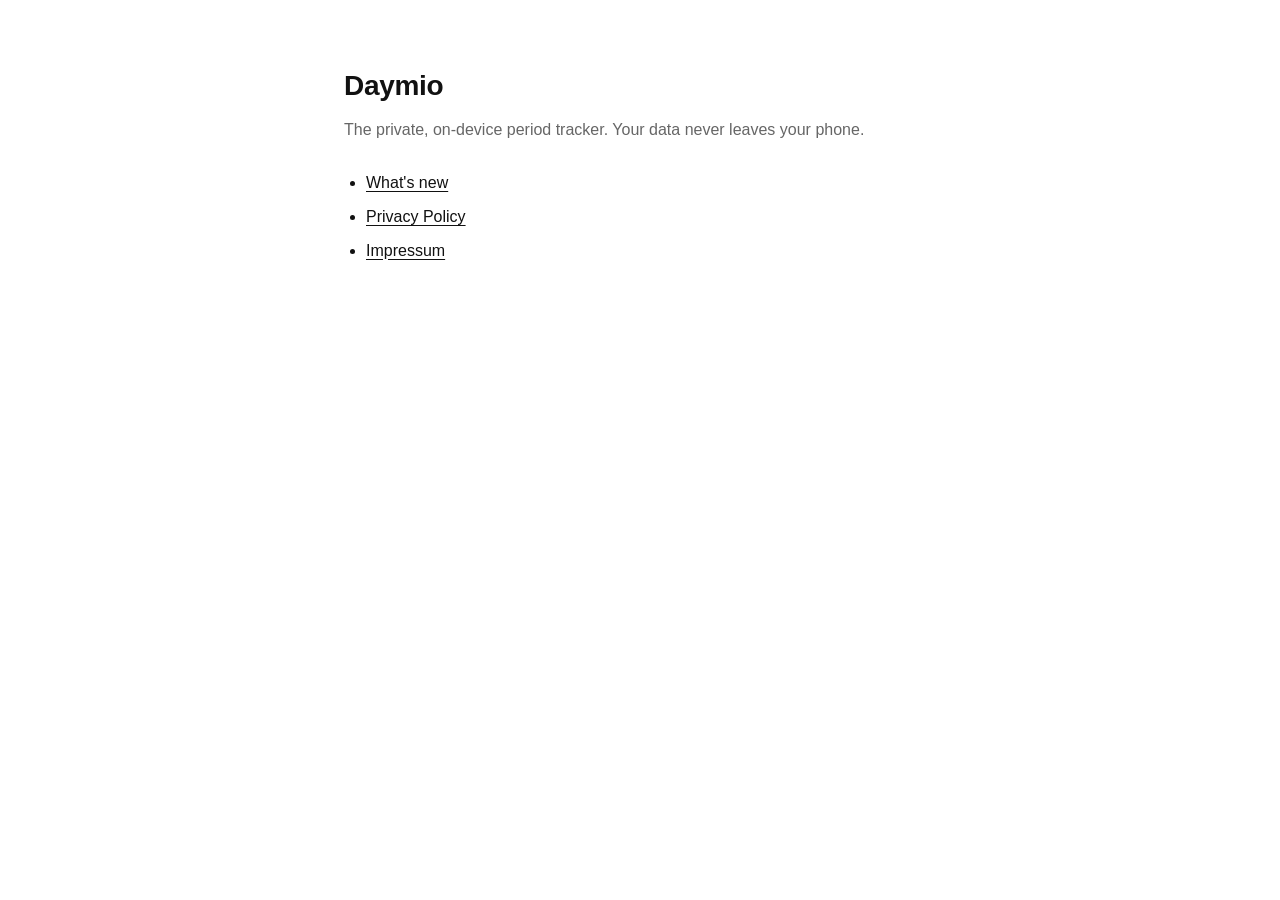
<file: index.html>
<!DOCTYPE html>
<html lang="en">
<head>
  <meta charset="utf-8">
  <meta name="viewport" content="width=device-width, initial-scale=1">
  <title>Daymio</title>
  <meta name="description" content="Daymio — the private, on-device period tracker. Your data never leaves your phone.">
  <style>
    :root { color-scheme: light dark; }
    * { margin: 0; padding: 0; box-sizing: border-box; }
    body {
      font-family: -apple-system, BlinkMacSystemFont, "Segoe UI", Roboto,
        "Helvetica Neue", Arial, sans-serif;
      background: #ffffff;
      color: #111111;
      line-height: 1.6;
      max-width: 640px;
      margin: 0 auto;
      padding: 64px 24px;
    }
    .app-name {
      font-size: 28px;
      font-weight: 700;
      letter-spacing: -0.3px;
    }
    .sub { color: #666666; margin: 8px 0 28px; }
    ul { padding-left: 22px; }
    li { margin: 8px 0; }
    a { color: #111111; text-underline-offset: 3px; }
    @media (prefers-color-scheme: dark) {
      body { background: #16151a; color: #e7e5ea; }
      .sub { color: #9b98a3; }
      a { color: #f0eef4; }
    }
  </style>
</head>
<body>
  <p class="app-name">Daymio</p>
  <p class="sub">The private, on-device period tracker. Your data never leaves your phone.</p>
  <ul>
    <li><a href="whats-new/">What's new</a></li>
    <li><a href="privacy/">Privacy Policy</a></li>
    <li><a href="impressum/">Impressum</a></li>
  </ul>
</body>
</html>
</file>
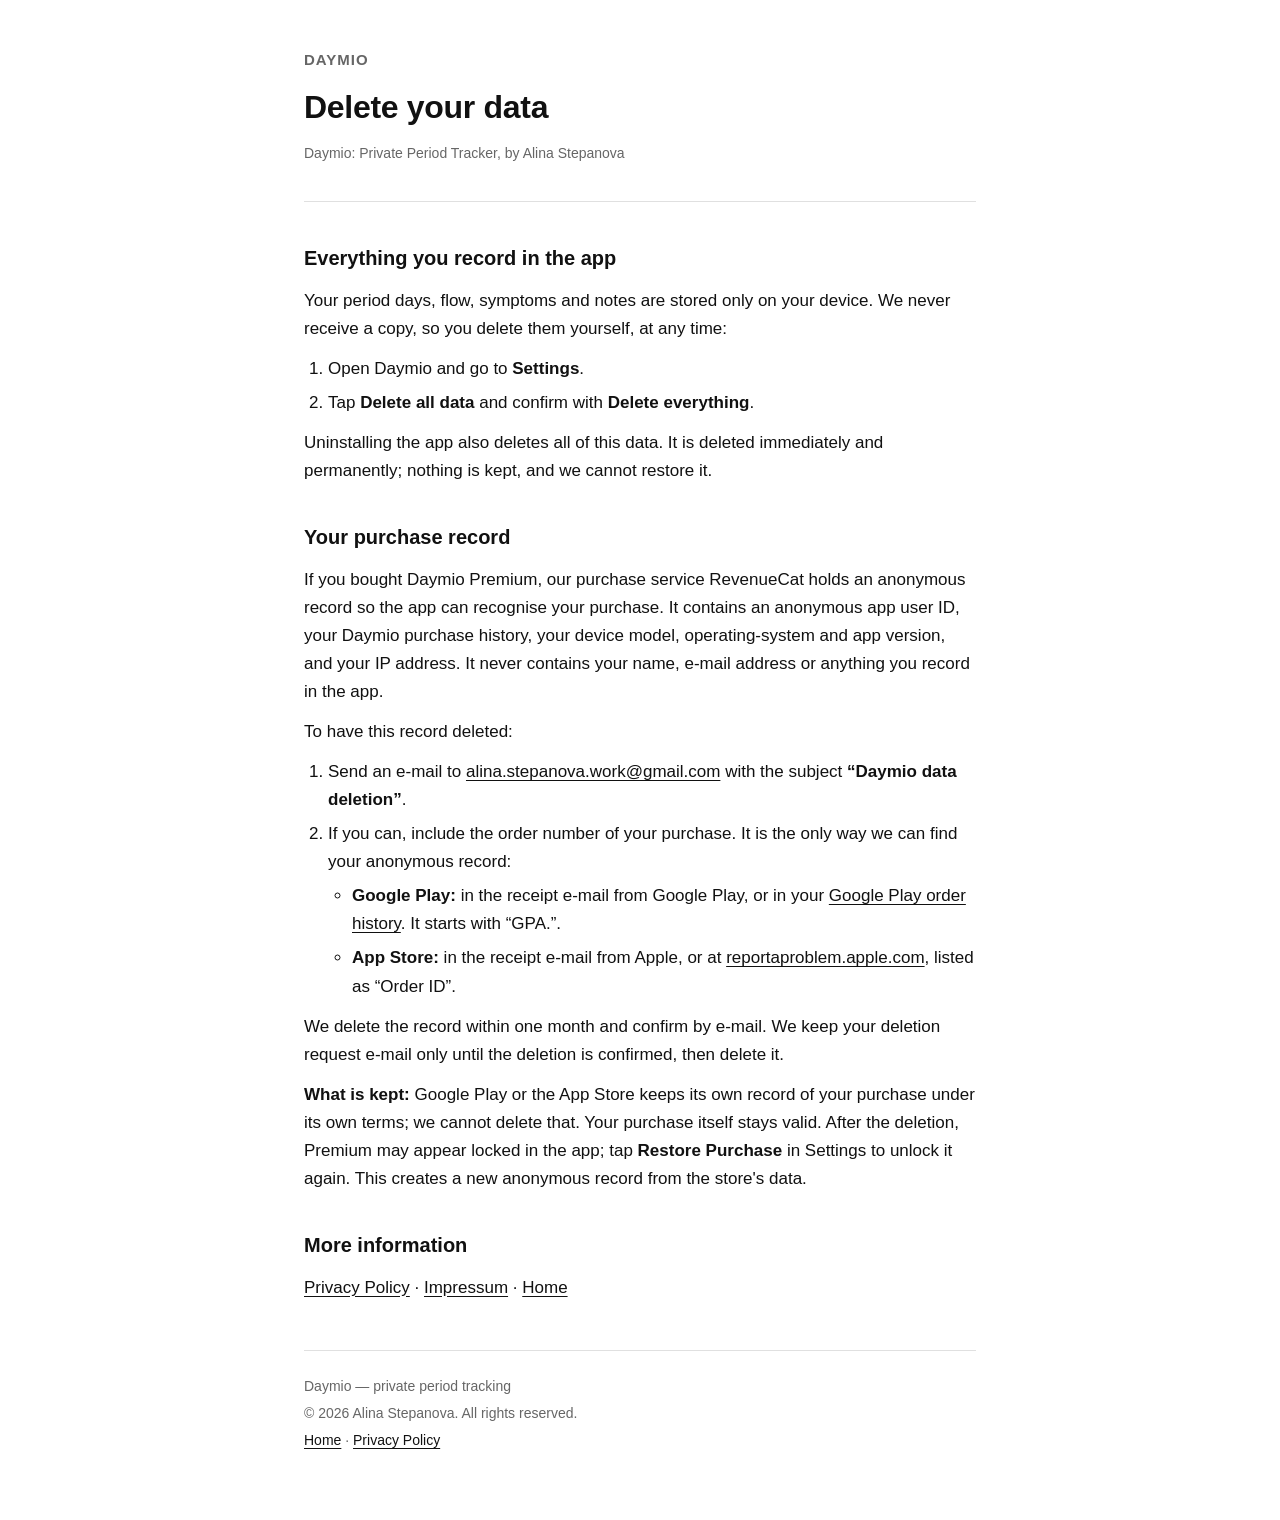
<file: delete-data/index.html>
<!DOCTYPE html>
<html lang="en">
<head>
  <meta charset="utf-8">
  <meta name="viewport" content="width=device-width, initial-scale=1.0">
  <meta name="description" content="How to delete your data from Daymio, the private, on-device period tracking app by Alina Stepanova.">
  <title>Delete your data — Daymio</title>
  <link rel="stylesheet" href="../privacy/styles.css?v=2">
</head>
<body>

  <header>
    <p class="app-name">Daymio</p>
    <h1>Delete your data</h1>
    <p class="effective">Daymio: Private Period Tracker, by Alina Stepanova</p>
  </header>

  <main>

    <section id="on-device">
      <h2>Everything you record in the app</h2>
      <p>Your period days, flow, symptoms and notes are stored only on your device. We never receive a copy, so you delete them yourself, at any time:</p>
      <ol>
        <li>Open Daymio and go to <strong>Settings</strong>.</li>
        <li>Tap <strong>Delete all data</strong> and confirm with <strong>Delete everything</strong>.</li>
      </ol>
      <p>Uninstalling the app also deletes all of this data. It is deleted immediately and permanently; nothing is kept, and we cannot restore it.</p>
    </section>

    <section id="purchase-record">
      <h2>Your purchase record</h2>
      <p>If you bought Daymio Premium, our purchase service RevenueCat holds an anonymous record so the app can recognise your purchase. It contains an anonymous app user ID, your Daymio purchase history, your device model, operating-system and app version, and your IP address. It never contains your name, e-mail address or anything you record in the app.</p>
      <p>To have this record deleted:</p>
      <ol>
        <li>Send an e-mail to <a href="mailto:alina.stepanova.work@gmail.com?subject=Daymio%20data%20deletion">alina.stepanova.work@gmail.com</a> with the subject <strong>“Daymio data deletion”</strong>.</li>
        <li>If you can, include the order number of your purchase. It is the only way we can find your anonymous record:
          <ul>
            <li><strong>Google Play:</strong> in the receipt e-mail from Google Play, or in your <a href="https://play.google.com/store/account/orderhistory" rel="noopener">Google Play order history</a>. It starts with “GPA.”.</li>
            <li><strong>App Store:</strong> in the receipt e-mail from Apple, or at <a href="https://reportaproblem.apple.com" rel="noopener">reportaproblem.apple.com</a>, listed as “Order ID”.</li>
          </ul>
        </li>
      </ol>
      <p>We delete the record within one month and confirm by e-mail. We keep your deletion request e-mail only until the deletion is confirmed, then delete it.</p>
      <p><strong>What is kept:</strong> Google Play or the App Store keeps its own record of your purchase under its own terms; we cannot delete that. Your purchase itself stays valid. After the deletion, Premium may appear locked in the app; tap <strong>Restore Purchase</strong> in Settings to unlock it again. This creates a new anonymous record from the store's data.</p>
    </section>

    <section id="more">
      <h2>More information</h2>
      <p><a href="../privacy/">Privacy Policy</a> · <a href="../impressum/">Impressum</a> · <a href="../">Home</a></p>
    </section>

  </main>

  <footer>
    <p>Daymio — private period tracking</p>
    <p>&copy; 2026 Alina Stepanova. All rights reserved.</p>
    <p><a href="../">Home</a> · <a href="../privacy/">Privacy Policy</a></p>
  </footer>

</body>
</html>
</file>
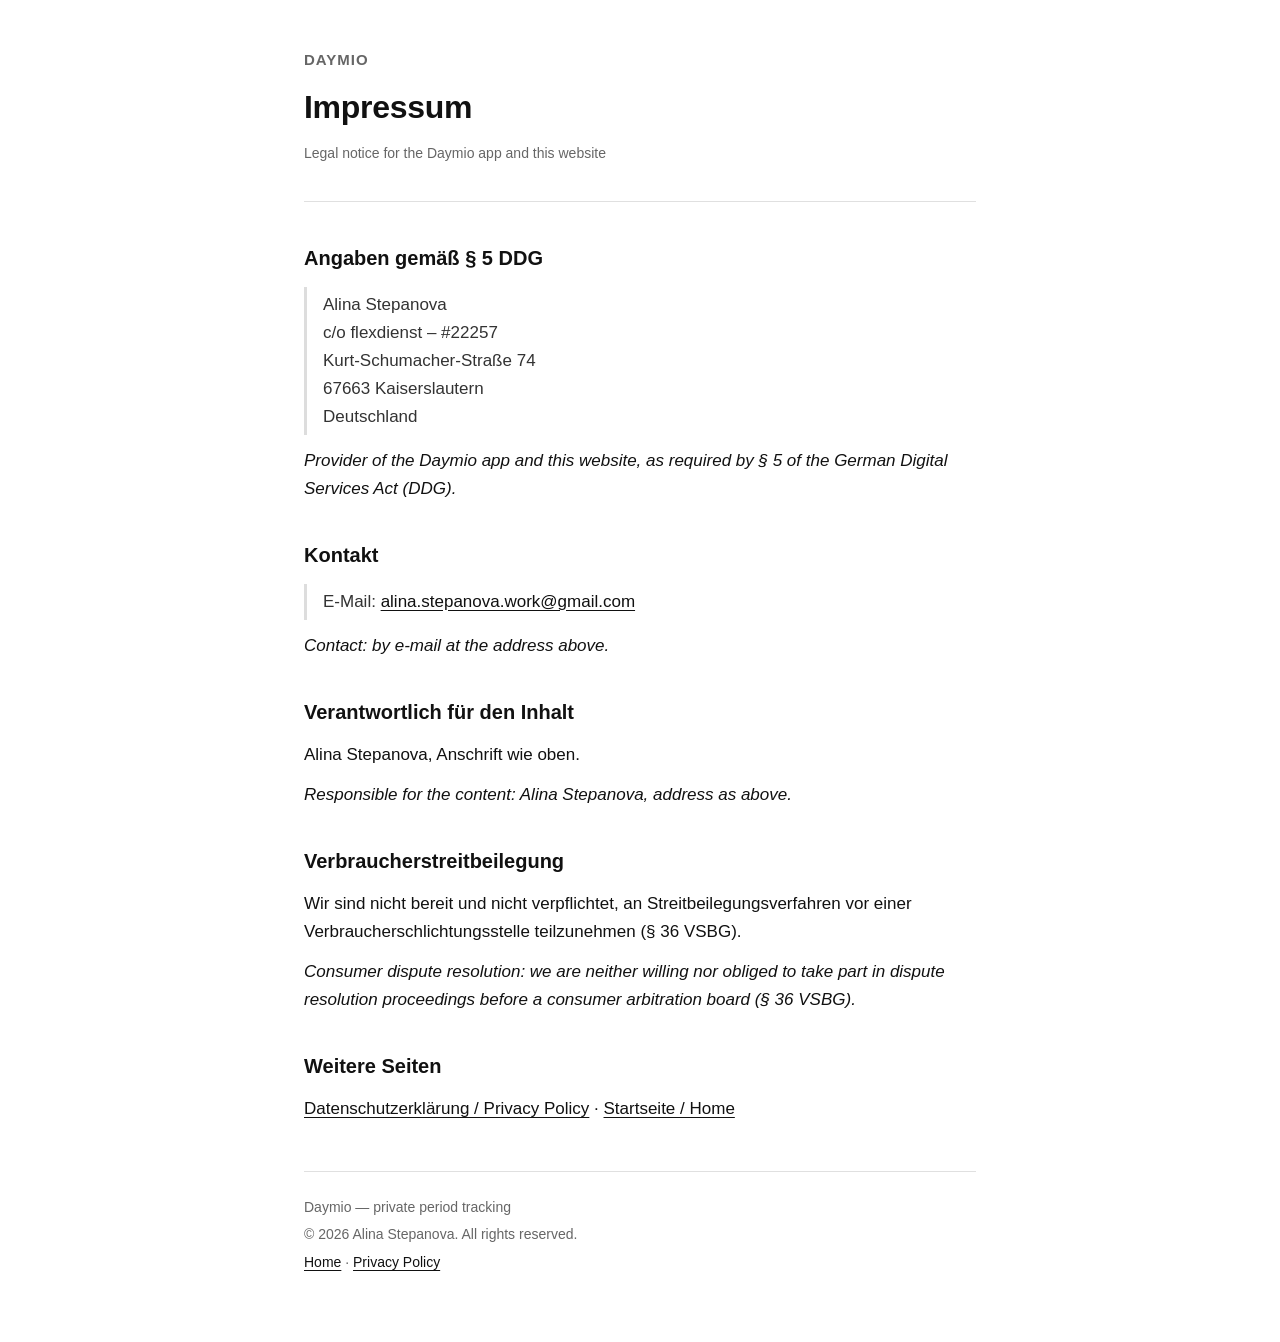
<file: impressum/index.html>
<!DOCTYPE html>
<html lang="de">
<head>
  <meta charset="utf-8">
  <meta name="viewport" content="width=device-width, initial-scale=1.0">
  <meta name="description" content="Impressum (legal notice) for Daymio, the private, on-device period tracking app, and for this website.">
  <title>Impressum — Daymio</title>
  <link rel="stylesheet" href="../privacy/styles.css?v=2">
</head>
<body>

  <header>
    <p class="app-name">Daymio</p>
    <h1>Impressum</h1>
    <p class="effective" lang="en">Legal notice for the Daymio app and this website</p>
  </header>

  <main>

    <section id="anbieter">
      <h2>Angaben gemäß § 5 DDG</h2>
      <p class="contact-block">
        Alina Stepanova<br>
        c/o flexdienst – #22257<br>
        Kurt-Schumacher-Straße 74<br>
        67663 Kaiserslautern<br>
        Deutschland
      </p>
      <p lang="en"><em>Provider of the Daymio app and this website, as required by § 5 of the German Digital Services Act (DDG).</em></p>
    </section>

    <section id="kontakt">
      <h2>Kontakt</h2>
      <p class="contact-block">
        E-Mail: <a href="mailto:alina.stepanova.work@gmail.com">alina.stepanova.work@gmail.com</a>
      </p>
      <p lang="en"><em>Contact: by e-mail at the address above.</em></p>
    </section>

    <section id="verantwortlich">
      <h2>Verantwortlich für den Inhalt</h2>
      <p>Alina Stepanova, Anschrift wie oben.</p>
      <p lang="en"><em>Responsible for the content: Alina Stepanova, address as above.</em></p>
    </section>

    <section id="streitbeilegung">
      <h2>Verbraucherstreitbeilegung</h2>
      <p>Wir sind nicht bereit und nicht verpflichtet, an Streitbeilegungsverfahren vor einer Verbraucherschlichtungsstelle teilzunehmen (§ 36 VSBG).</p>
      <p lang="en"><em>Consumer dispute resolution: we are neither willing nor obliged to take part in dispute resolution proceedings before a consumer arbitration board (§ 36 VSBG).</em></p>
    </section>

    <section id="weitere-seiten">
      <h2>Weitere Seiten</h2>
      <p><a href="../privacy/">Datenschutzerklärung / Privacy Policy</a> · <a href="../">Startseite / Home</a></p>
    </section>

  </main>

  <footer>
    <p>Daymio — private period tracking</p>
    <p>&copy; 2026 Alina Stepanova. All rights reserved.</p>
    <p><a href="../">Home</a> · <a href="../privacy/">Privacy Policy</a></p>
  </footer>

</body>
</html>
</file>
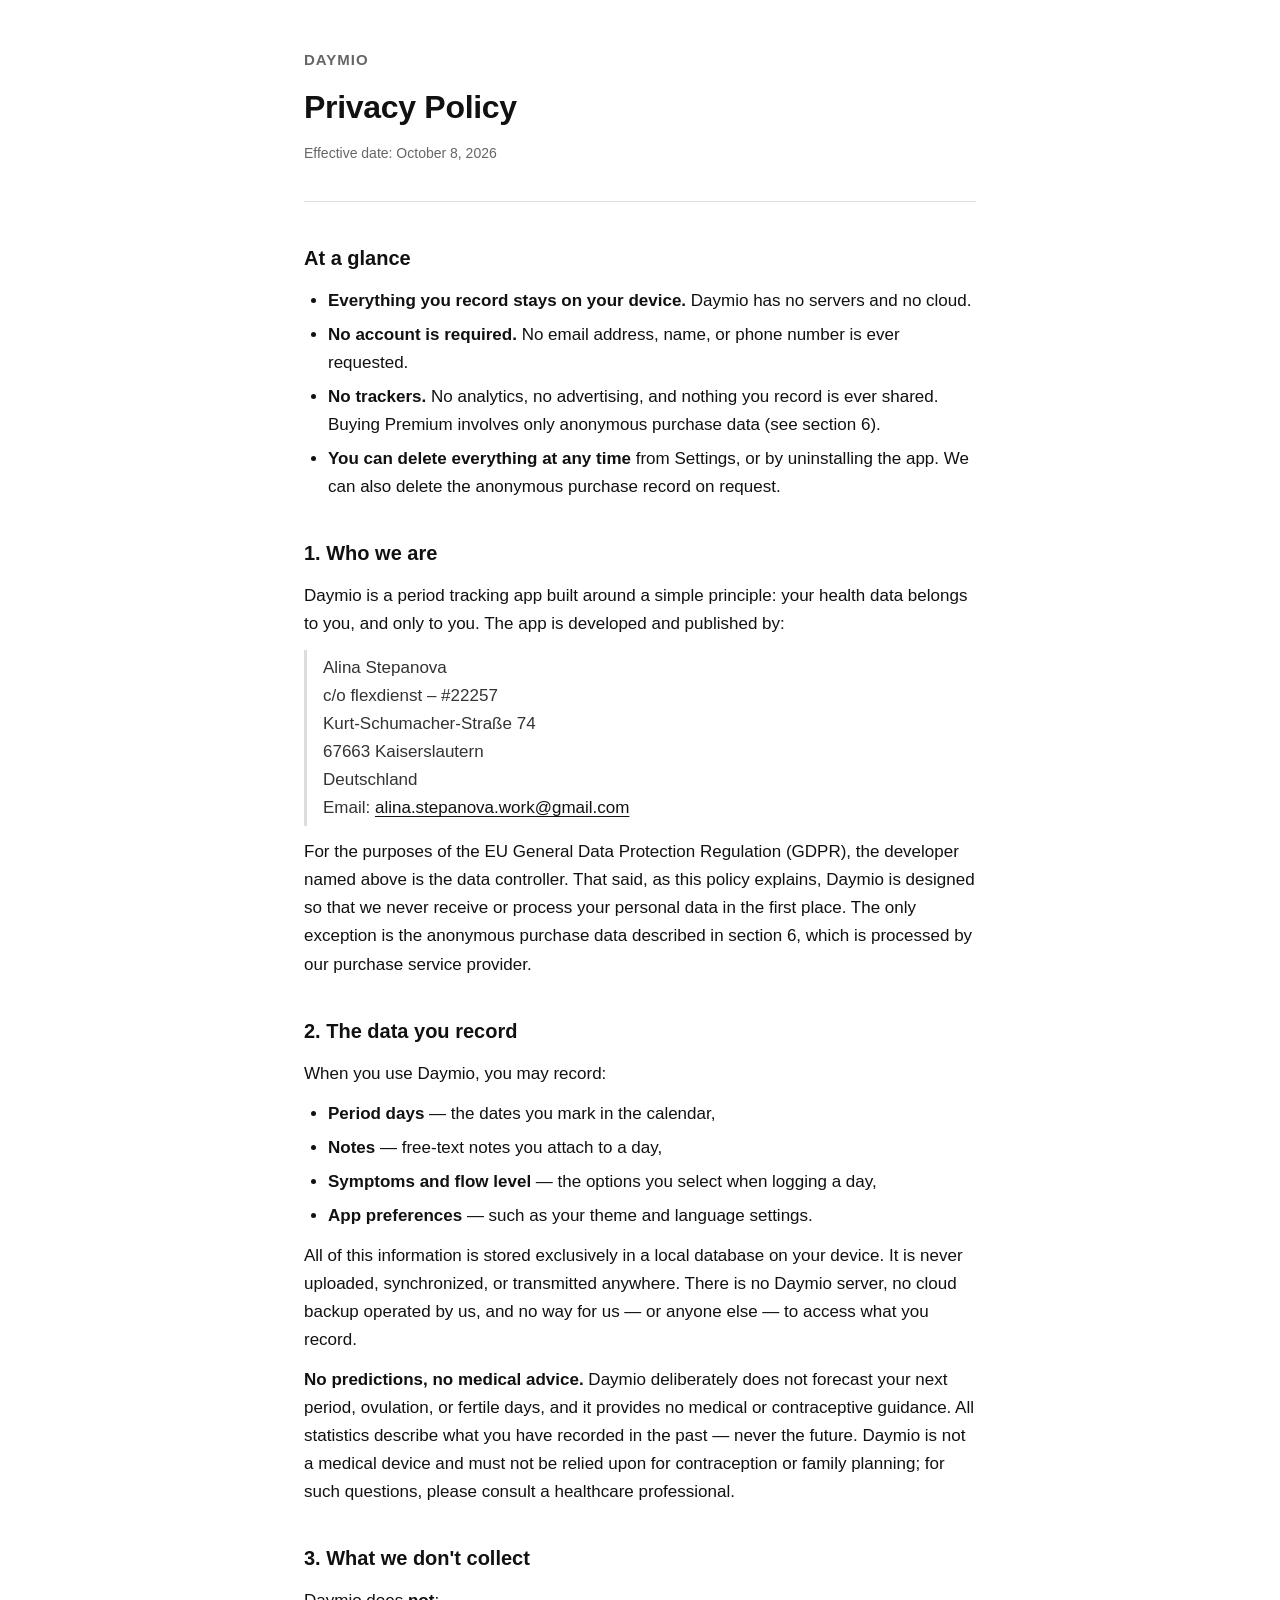
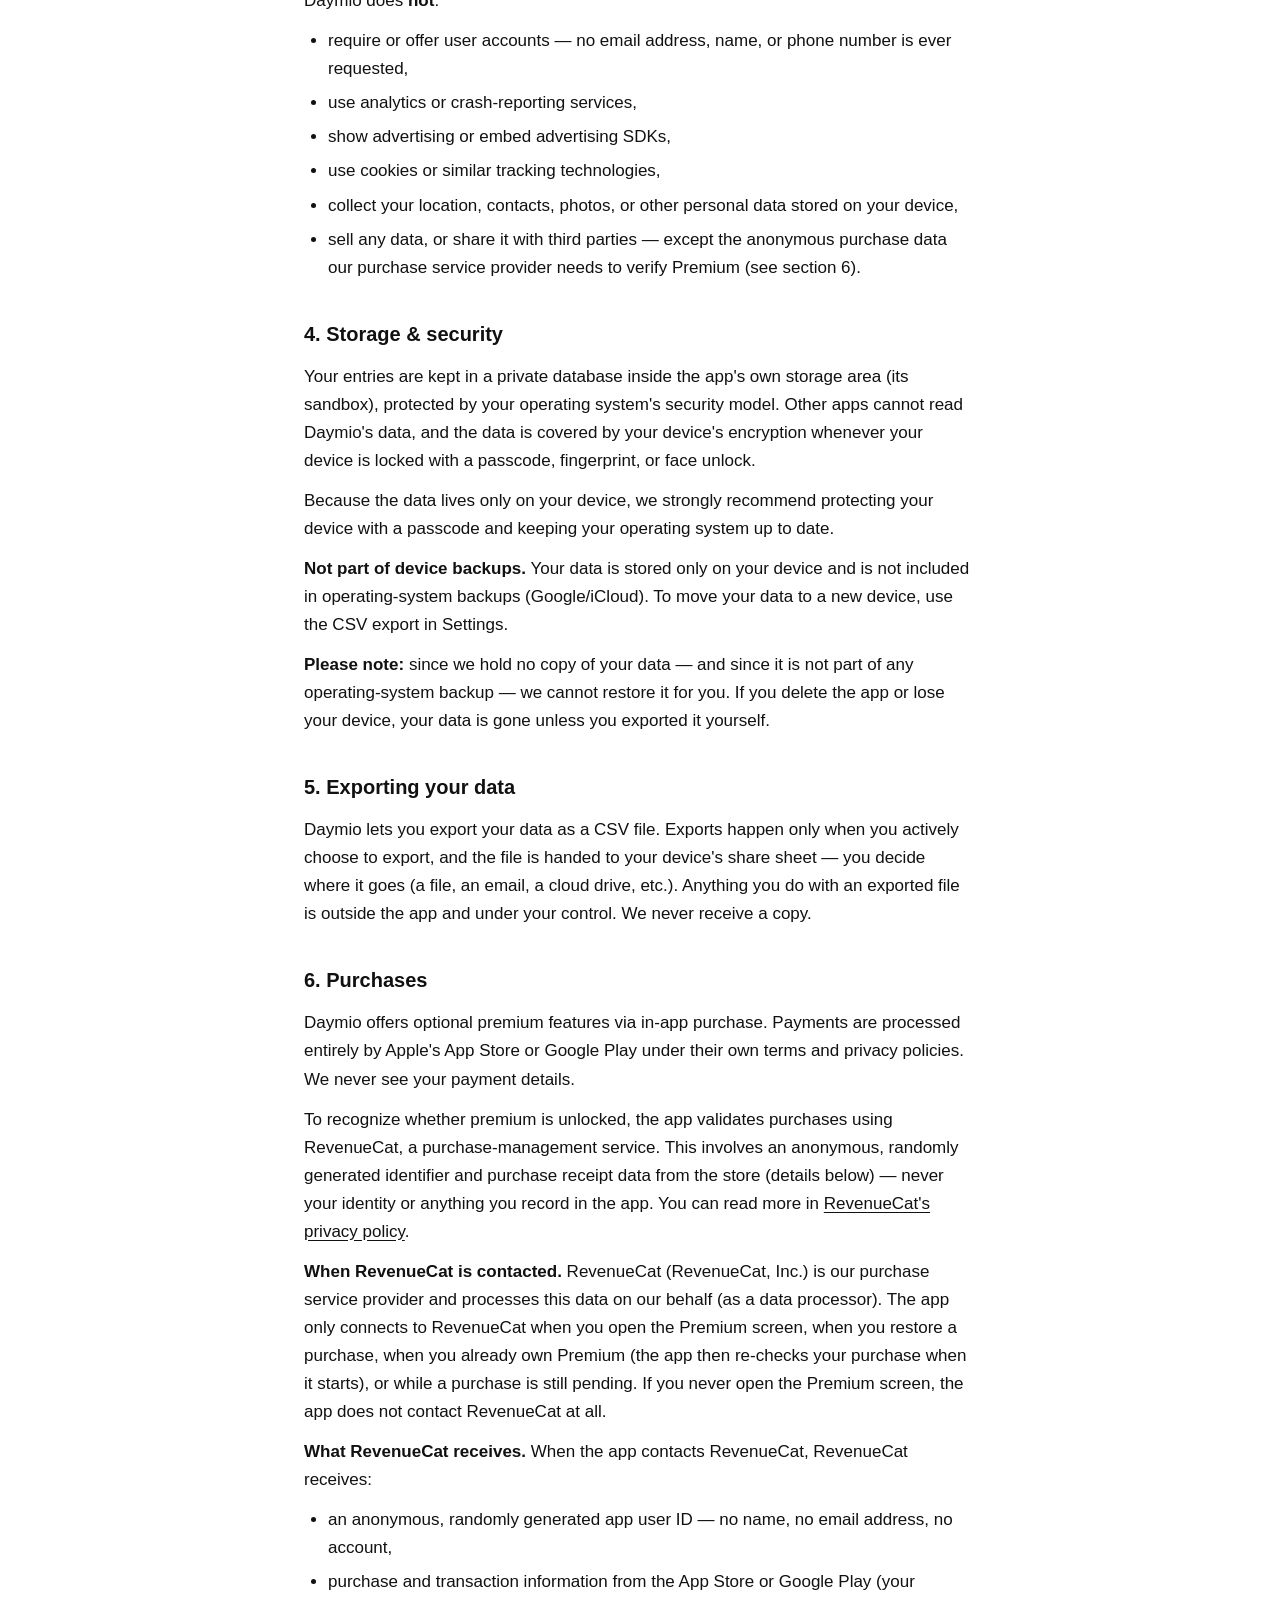
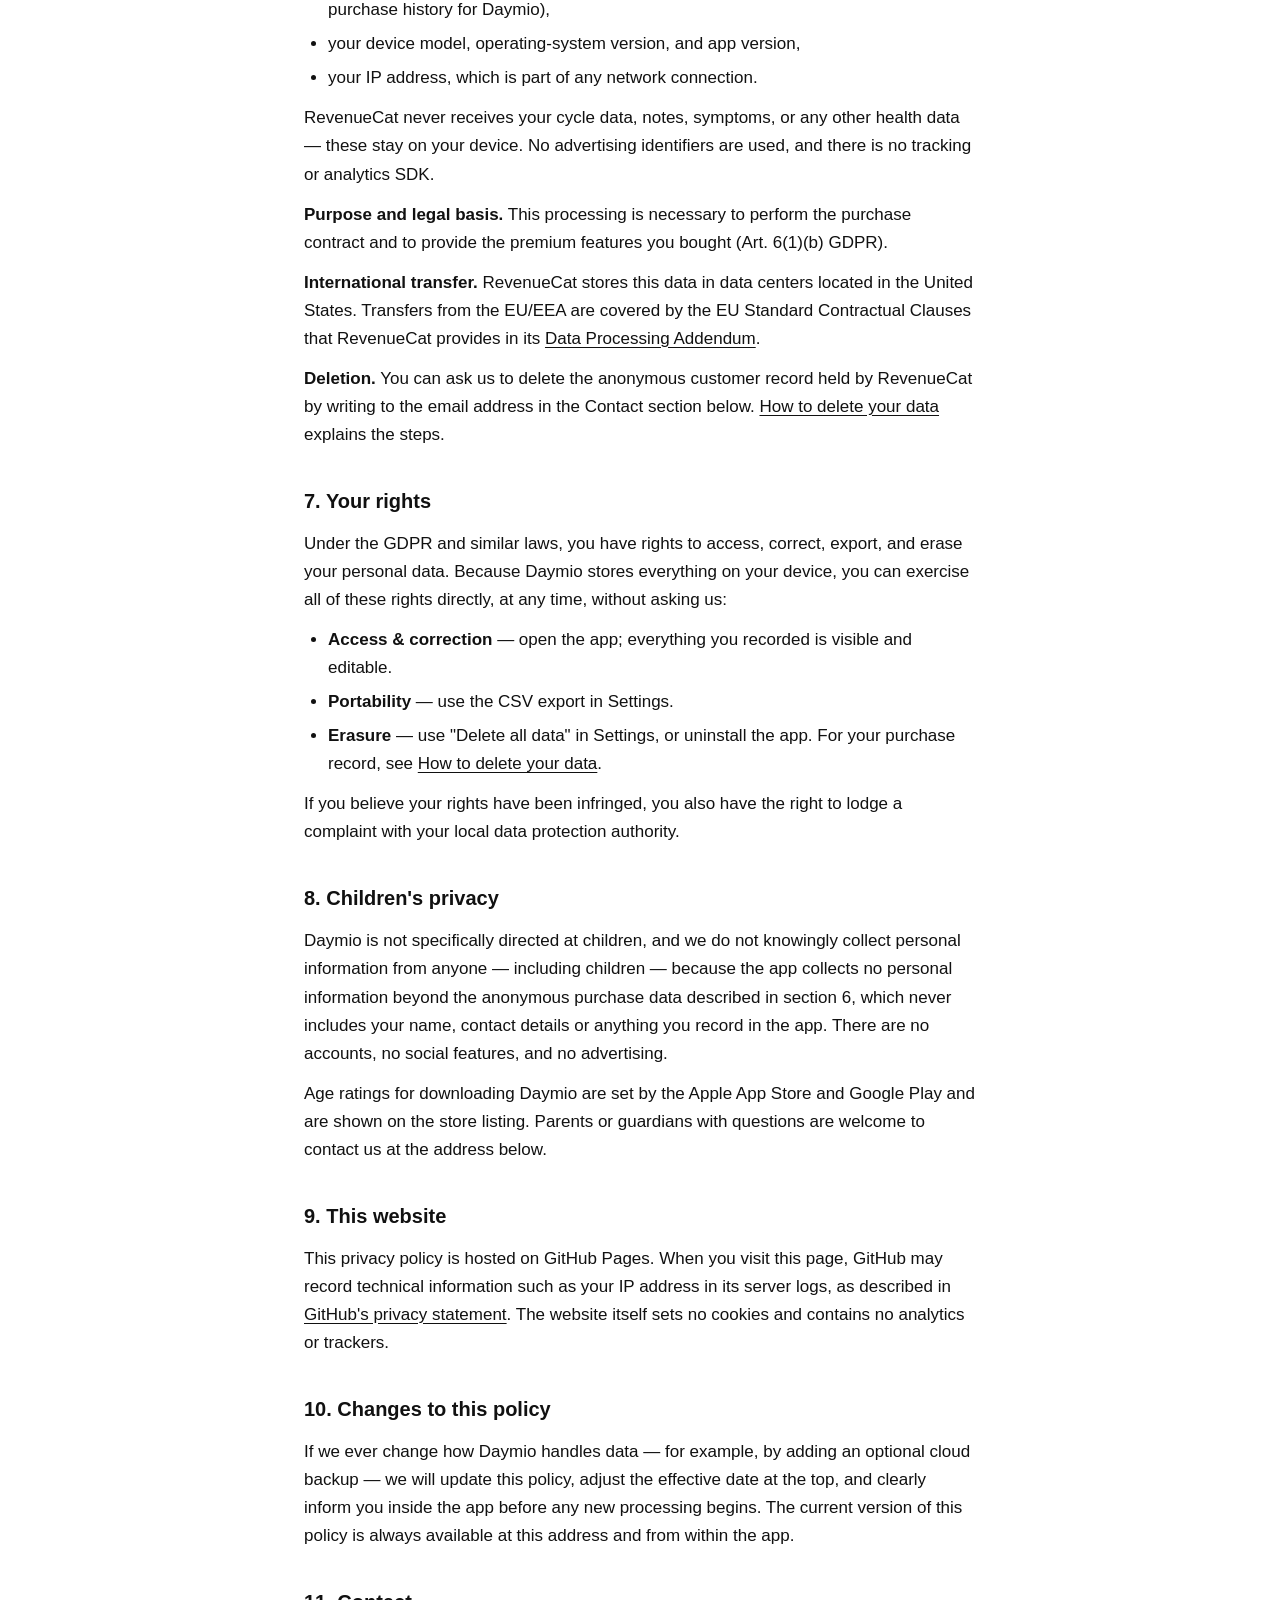
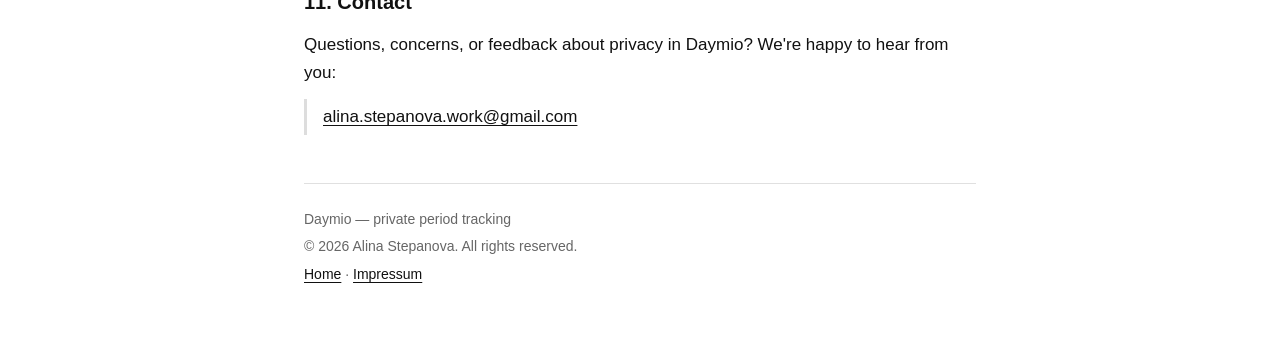
<file: privacy/index.html>
<!DOCTYPE html>
<html lang="en">
<head>
  <meta charset="UTF-8">
  <meta name="viewport" content="width=device-width, initial-scale=1.0">
  <meta name="description" content="Privacy Policy for Daymio — the private, on-device period tracking app. Your health data never leaves your device.">
  <title>Privacy Policy — Daymio</title>
  <link rel="stylesheet" href="styles.css?v=2">
</head>
<body>

  <header>
    <p class="app-name">Daymio</p>
    <h1>Privacy Policy</h1>
    <p class="effective">Effective date: October 8, 2026</p>
  </header>

  <main>

    <section id="summary">
      <h2>At a glance</h2>
      <ul>
        <li><strong>Everything you record stays on your device.</strong> Daymio has no servers and no cloud.</li>
        <li><strong>No account is required.</strong> No email address, name, or phone number is ever requested.</li>
        <li><strong>No trackers.</strong> No analytics, no advertising, and nothing you record is ever shared. Buying Premium involves only anonymous purchase data (see section 6).</li>
        <li><strong>You can delete everything at any time</strong> from Settings, or by uninstalling the app. We can also delete the anonymous purchase record on request.</li>
      </ul>
    </section>

    <section id="who-we-are">
      <h2>1. Who we are</h2>
      <p>Daymio is a period tracking app built around a simple principle: your health data belongs to you, and only to you. The app is developed and published by:</p>
      <p class="contact-block">
        Alina Stepanova<br>
        c/o flexdienst – #22257<br>
        Kurt-Schumacher-Straße 74<br>
        67663 Kaiserslautern<br>
        Deutschland<br>
        Email: <a href="mailto:alina.stepanova.work@gmail.com">alina.stepanova.work@gmail.com</a>
      </p>
      <p>For the purposes of the EU General Data Protection Regulation (GDPR), the developer named above is the data controller. That said, as this policy explains, Daymio is designed so that we never receive or process your personal data in the first place. The only exception is the anonymous purchase data described in section 6, which is processed by our purchase service provider.</p>
    </section>

    <section id="data-we-store">
      <h2>2. The data you record</h2>
      <p>When you use Daymio, you may record:</p>
      <ul>
        <li><strong>Period days</strong> — the dates you mark in the calendar,</li>
        <li><strong>Notes</strong> — free-text notes you attach to a day,</li>
        <li><strong>Symptoms and flow level</strong> — the options you select when logging a day,</li>
        <li><strong>App preferences</strong> — such as your theme and language settings.</li>
      </ul>
      <p>All of this information is stored exclusively in a local database on your device. It is never uploaded, synchronized, or transmitted anywhere. There is no Daymio server, no cloud backup operated by us, and no way for us — or anyone else — to access what you record.</p>
      <p><strong>No predictions, no medical advice.</strong> Daymio deliberately does not forecast your next period, ovulation, or fertile days, and it provides no medical or contraceptive guidance. All statistics describe what you have recorded in the past — never the future. Daymio is not a medical device and must not be relied upon for contraception or family planning; for such questions, please consult a healthcare professional.</p>
    </section>

    <section id="what-we-dont-collect">
      <h2>3. What we don't collect</h2>
      <p>Daymio does <strong>not</strong>:</p>
      <ul>
        <li>require or offer user accounts — no email address, name, or phone number is ever requested,</li>
        <li>use analytics or crash-reporting services,</li>
        <li>show advertising or embed advertising SDKs,</li>
        <li>use cookies or similar tracking technologies,</li>
        <li>collect your location, contacts, photos, or other personal data stored on your device,</li>
        <li>sell any data, or share it with third parties — except the anonymous purchase data our purchase service provider needs to verify Premium (see section 6).</li>
      </ul>
    </section>

    <section id="storage-security">
      <h2>4. Storage &amp; security</h2>
      <p>Your entries are kept in a private database inside the app's own storage area (its sandbox), protected by your operating system's security model. Other apps cannot read Daymio's data, and the data is covered by your device's encryption whenever your device is locked with a passcode, fingerprint, or face unlock.</p>
      <p>Because the data lives only on your device, we strongly recommend protecting your device with a passcode and keeping your operating system up to date.</p>
      <p><strong>Not part of device backups.</strong> Your data is stored only on your device and is not included in operating-system backups (Google/iCloud). To move your data to a new device, use the CSV export in Settings.</p>
      <p><strong>Please note:</strong> since we hold no copy of your data — and since it is not part of any operating-system backup — we cannot restore it for you. If you delete the app or lose your device, your data is gone unless you exported it yourself.</p>
    </section>

    <section id="export">
      <h2>5. Exporting your data</h2>
      <p>Daymio lets you export your data as a CSV file. Exports happen only when you actively choose to export, and the file is handed to your device's share sheet — you decide where it goes (a file, an email, a cloud drive, etc.). Anything you do with an exported file is outside the app and under your control. We never receive a copy.</p>
    </section>

    <section id="purchases">
      <h2>6. Purchases</h2>
      <p>Daymio offers optional premium features via in-app purchase. Payments are processed entirely by Apple's App Store or Google Play under their own terms and privacy policies. We never see your payment details.</p>
      <p>To recognize whether premium is unlocked, the app validates purchases using RevenueCat, a purchase-management service. This involves an anonymous, randomly generated identifier and purchase receipt data from the store (details below) — never your identity or anything you record in the app. You can read more in <a href="https://www.revenuecat.com/privacy" rel="noopener">RevenueCat's privacy policy</a>.</p>
      <p><strong>When RevenueCat is contacted.</strong> RevenueCat (RevenueCat, Inc.) is our purchase service provider and processes this data on our behalf (as a data processor). The app only connects to RevenueCat when you open the Premium screen, when you restore a purchase, when you already own Premium (the app then re-checks your purchase when it starts), or while a purchase is still pending. If you never open the Premium screen, the app does not contact RevenueCat at all.</p>
      <p><strong>What RevenueCat receives.</strong> When the app contacts RevenueCat, RevenueCat receives:</p>
      <ul>
        <li>an anonymous, randomly generated app user ID — no name, no email address, no account,</li>
        <li>purchase and transaction information from the App Store or Google Play (your purchase history for Daymio),</li>
        <li>your device model, operating-system version, and app version,</li>
        <li>your IP address, which is part of any network connection.</li>
      </ul>
      <p>RevenueCat never receives your cycle data, notes, symptoms, or any other health data — these stay on your device. No advertising identifiers are used, and there is no tracking or analytics SDK.</p>
      <p><strong>Purpose and legal basis.</strong> This processing is necessary to perform the purchase contract and to provide the premium features you bought (Art. 6(1)(b) GDPR).</p>
      <p><strong>International transfer.</strong> RevenueCat stores this data in data centers located in the United States. Transfers from the EU/EEA are covered by the EU Standard Contractual Clauses that RevenueCat provides in its <a href="https://www.revenuecat.com/dpa" rel="noopener">Data Processing Addendum</a>.</p>
      <p><strong>Deletion.</strong> You can ask us to delete the anonymous customer record held by RevenueCat by writing to the email address in the Contact section below. <a href="../delete-data/">How to delete your data</a> explains the steps.</p>
    </section>

    <section id="your-rights">
      <h2>7. Your rights</h2>
      <p>Under the GDPR and similar laws, you have rights to access, correct, export, and erase your personal data. Because Daymio stores everything on your device, you can exercise all of these rights directly, at any time, without asking us:</p>
      <ul>
        <li><strong>Access &amp; correction</strong> — open the app; everything you recorded is visible and editable.</li>
        <li><strong>Portability</strong> — use the CSV export in Settings.</li>
        <li><strong>Erasure</strong> — use "Delete all data" in Settings, or uninstall the app. For your purchase record, see <a href="../delete-data/">How to delete your data</a>.</li>
      </ul>
      <p>If you believe your rights have been infringed, you also have the right to lodge a complaint with your local data protection authority.</p>
    </section>

    <section id="children">
      <h2>8. Children's privacy</h2>
      <p>Daymio is not specifically directed at children, and we do not knowingly collect personal information from anyone — including children — because the app collects no personal information beyond the anonymous purchase data described in section 6, which never includes your name, contact details or anything you record in the app. There are no accounts, no social features, and no advertising.</p>
      <p>Age ratings for downloading Daymio are set by the Apple App Store and Google Play and are shown on the store listing. Parents or guardians with questions are welcome to contact us at the address below.</p>
    </section>

    <section id="website">
      <h2>9. This website</h2>
      <p>This privacy policy is hosted on GitHub Pages. When you visit this page, GitHub may record technical information such as your IP address in its server logs, as described in <a href="https://docs.github.com/en/site-policy/privacy-policies/github-general-privacy-statement" rel="noopener">GitHub's privacy statement</a>. The website itself sets no cookies and contains no analytics or trackers.</p>
    </section>

    <section id="changes">
      <h2>10. Changes to this policy</h2>
      <p>If we ever change how Daymio handles data — for example, by adding an optional cloud backup — we will update this policy, adjust the effective date at the top, and clearly inform you inside the app before any new processing begins. The current version of this policy is always available at this address and from within the app.</p>
    </section>

    <section id="contact">
      <h2>11. Contact</h2>
      <p>Questions, concerns, or feedback about privacy in Daymio? We're happy to hear from you:</p>
      <p class="contact-block">
        <a href="mailto:alina.stepanova.work@gmail.com?subject=Daymio%20Privacy">alina.stepanova.work@gmail.com</a>
      </p>
    </section>

  </main>

  <footer>
    <p>Daymio — private period tracking</p>
    <p>&copy; 2026 Alina Stepanova. All rights reserved.</p>
    <p><a href="../">Home</a> · <a href="../impressum/">Impressum</a></p>
  </footer>

</body>
</html>
</file>
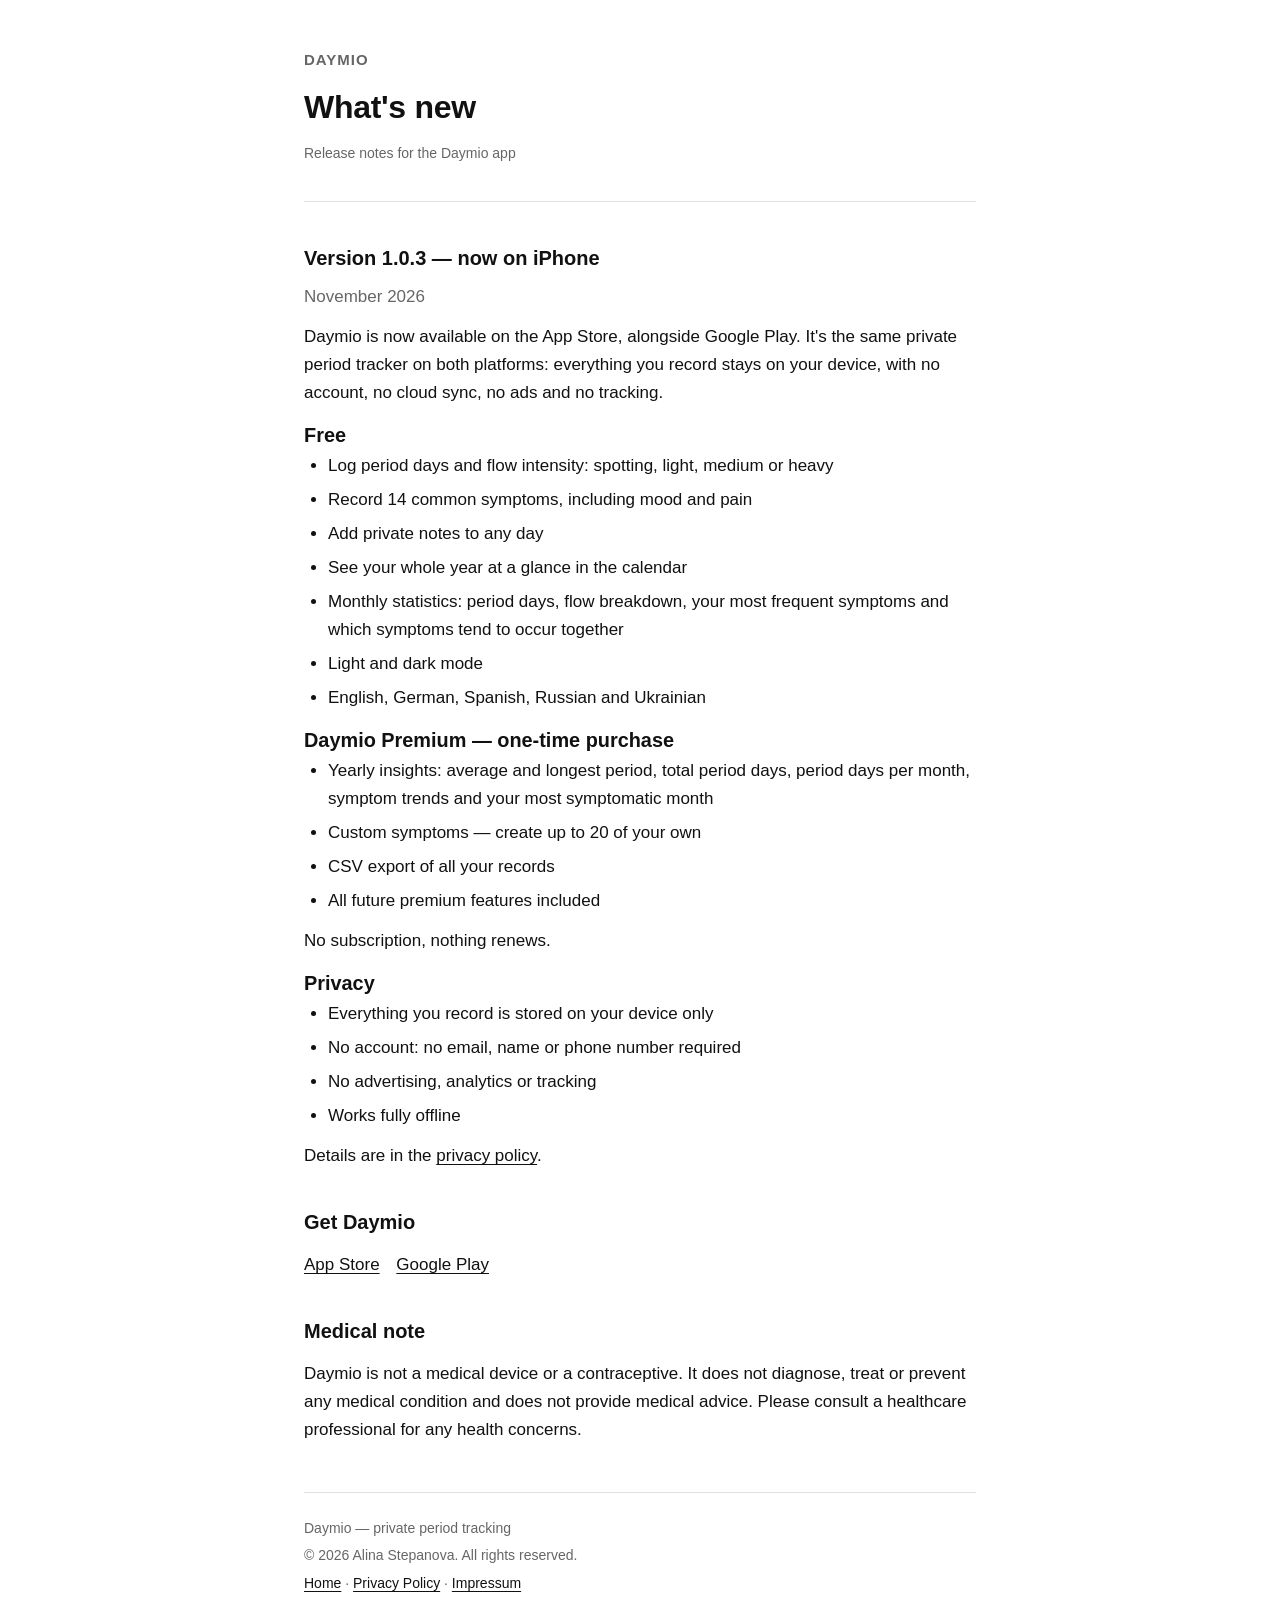
<file: whats-new/index.html>
<!DOCTYPE html>
<html lang="en">
<head>
  <meta charset="utf-8">
  <meta name="viewport" content="width=device-width, initial-scale=1.0">
  <meta name="description" content="What's new in Daymio, the private, on-device period tracker: release notes and features.">
  <title>What's new — Daymio</title>
  <link rel="stylesheet" href="../privacy/styles.css">
  <style>
    .release-date { color: #666666; margin-top: -4px; }
    .screenshots { display: grid; grid-template-columns: repeat(auto-fill, minmax(140px, 1fr)); gap: 12px; margin: 16px 0; }
    .screenshots img { width: 100%; height: auto; border-radius: 12px; }
    .store-links a { margin-right: 12px; }
    @media (prefers-color-scheme: dark) {
      .release-date { color: #9b98a3; }
    }
  </style>
</head>
<body>

  <header>
    <p class="app-name">Daymio</p>
    <h1>What's new</h1>
    <p class="effective">Release notes for the Daymio app</p>
  </header>

  <main>

    <section id="v1-0-3">
      <h2>Version 1.0.3 — now on iPhone</h2>
      <p class="release-date">November 2026</p>
      <p>Daymio is now available on the App Store, alongside Google Play. It's the same private period tracker on both platforms: everything you record stays on your device, with no account, no cloud sync, no ads and no tracking.</p>

      <!-- Screenshots: put the files into whats-new/img/ and uncomment this block.
      <div class="screenshots">
        <img src="img/1.png" alt="Daymio calendar with logged period days">
        <img src="img/2.png" alt="Logging flow, symptoms and a note for a day">
        <img src="img/3.png" alt="Monthly statistics">
        <img src="img/4.png" alt="Notes list">
        <img src="img/5.png" alt="Yearly insights in Daymio Premium">
      </div>
      -->

      <h3>Free</h3>
      <ul>
        <li>Log period days and flow intensity: spotting, light, medium or heavy</li>
        <li>Record 14 common symptoms, including mood and pain</li>
        <li>Add private notes to any day</li>
        <li>See your whole year at a glance in the calendar</li>
        <li>Monthly statistics: period days, flow breakdown, your most frequent symptoms and which symptoms tend to occur together</li>
        <li>Light and dark mode</li>
        <li>English, German, Spanish, Russian and Ukrainian</li>
      </ul>

      <h3>Daymio Premium — one-time purchase</h3>
      <ul>
        <li>Yearly insights: average and longest period, total period days, period days per month, symptom trends and your most symptomatic month</li>
        <li>Custom symptoms — create up to 20 of your own</li>
        <li>CSV export of all your records</li>
        <li>All future premium features included</li>
      </ul>
      <p>No subscription, nothing renews.</p>

      <h3>Privacy</h3>
      <ul>
        <li>Everything you record is stored on your device only</li>
        <li>No account: no email, name or phone number required</li>
        <li>No advertising, analytics or tracking</li>
        <li>Works fully offline</li>
      </ul>
      <p>Details are in the <a href="../privacy/">privacy policy</a>.</p>
    </section>

    <section id="get-daymio">
      <h2>Get Daymio</h2>
      <p class="store-links">
        <a href="https://apps.apple.com/app/id6814633025">App Store</a>
        <a href="https://play.google.com/store/apps/details?id=com.avs.daymio">Google Play</a>
      </p>
    </section>

    <section id="note">
      <h2>Medical note</h2>
      <p>Daymio is not a medical device or a contraceptive. It does not diagnose, treat or prevent any medical condition and does not provide medical advice. Please consult a healthcare professional for any health concerns.</p>
    </section>

  </main>

  <footer>
    <p>Daymio — private period tracking</p>
    <p>&copy; 2026 Alina Stepanova. All rights reserved.</p>
    <p><a href="../">Home</a> · <a href="../privacy/">Privacy Policy</a> · <a href="../impressum/">Impressum</a></p>
  </footer>

</body>
</html>
</file>
<file: privacy/styles.css>
/* Daymio privacy policy — plain, readable document styling. */

* {
  margin: 0;
  padding: 0;
  box-sizing: border-box;
}

body {
  font-family: -apple-system, BlinkMacSystemFont, "Segoe UI", Roboto,
    "Helvetica Neue", Arial, sans-serif;
  background: #ffffff;
  color: #111111;
  line-height: 1.65;
  font-size: 17px;
  max-width: 720px;
  margin: 0 auto;
  padding: 48px 24px 64px;
}

header {
  margin-bottom: 40px;
  padding-bottom: 24px;
  border-bottom: 1px solid #e0e0e0;
}

.app-name {
  font-size: 15px;
  font-weight: 600;
  letter-spacing: 1px;
  text-transform: uppercase;
  color: #666666;
  margin-bottom: 8px;
}

h1 {
  font-size: 32px;
  font-weight: 700;
  letter-spacing: -0.3px;
  margin-bottom: 8px;
}

.effective {
  font-size: 14px;
  color: #666666;
}

section {
  margin-bottom: 36px;
}

h2 {
  font-size: 20px;
  font-weight: 650;
  margin-bottom: 12px;
}

p {
  margin-bottom: 12px;
}

ul,
ol {
  margin: 0 0 12px 0;
  padding-left: 24px;
}

li {
  margin-bottom: 6px;
}

li > ul {
  margin: 6px 0 0 0;
}

a {
  color: #111111;
  text-decoration: underline;
  text-underline-offset: 3px;
}

a:hover {
  color: #555555;
}

.contact-block {
  border-left: 3px solid #dddddd;
  padding: 4px 0 4px 16px;
  color: #333333;
}

footer {
  margin-top: 48px;
  padding-top: 24px;
  border-top: 1px solid #e0e0e0;
  font-size: 14px;
  color: #666666;
}

footer p {
  margin-bottom: 4px;
}

@media (max-width: 560px) {
  body {
    font-size: 16px;
    padding: 32px 20px 48px;
  }

  h1 {
    font-size: 27px;
  }
}

/* Dark theme: rendered automatically when the OS (and, in the common
   "system" case, the app) is in dark mode. Single source of truth — the
   document text is identical, only colors change. */
@media (prefers-color-scheme: dark) {
  body {
    background: #16151a;
    color: #e7e5ea;
  }

  header,
  footer {
    border-color: #2e2c34;
  }

  .app-name,
  .effective,
  footer {
    color: #9b98a3;
  }

  a {
    color: #f0eef4;
  }

  a:hover {
    color: #b9b6c2;
  }

  .contact-block {
    border-left-color: #3a3742;
    color: #cbc8d2;
  }
}
</file>
